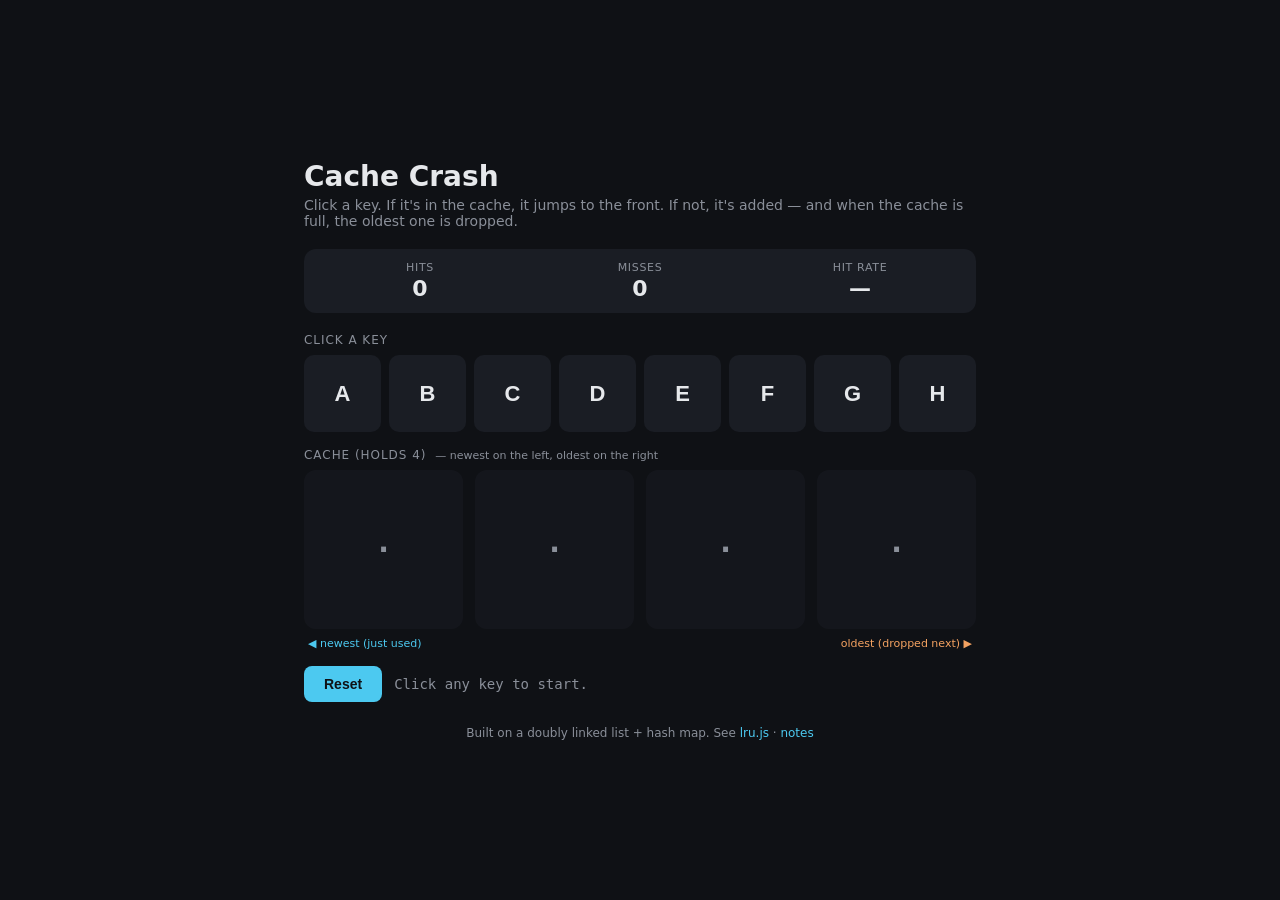
<file: weeks/week02/homework/a-linked-list-game/index.html>
<!DOCTYPE html>
<html lang="en">
<head>
  <meta charset="UTF-8">
  <meta name="viewport" content="width=device-width, initial-scale=1.0">
  <title>Cache Crash — LRU Sandbox</title>
  <link rel="stylesheet" href="style.css">
</head>
<body>
  <div class="app">
    <h1>Cache Crash</h1>
    <p class="subtitle">Click a key. If it's in the cache, it jumps to the front. If not, it's added — and when the cache is full, the oldest one is dropped.</p>

    <div class="hud">
      <div><span class="label">Hits</span><span class="value" id="hits">0</span></div>
      <div><span class="label">Misses</span><span class="value" id="misses">0</span></div>
      <div><span class="label">Hit rate</span><span class="value" id="rate">—</span></div>
    </div>

    <div class="section-label">Click a key</div>
    <div class="keys" id="keys"></div>

    <div class="section-label">Cache (holds 4) <span class="muted">— newest on the left, oldest on the right</span></div>
    <div class="slots" id="slots"></div>
    <div class="legend">
      <span class="mru-tag">◀ newest (just used)</span>
      <span class="lru-tag">oldest (dropped next) ▶</span>
    </div>

    <div class="controls">
      <button id="reset-btn">Reset</button>
      <span id="message">Click any key to start.</span>
    </div>

    <footer>
      Built on a doubly linked list + hash map. See
      <a href="./lru.js">lru.js</a> ·
      <a href="./README.md">notes</a>
    </footer>
  </div>

  <script type="module" src="./game.js"></script>
</body>
</html>
</file>
<file: weeks/week02/homework/a-linked-list-game/style.css>
:root {
  --bg: #0f1115;
  --panel: #1a1d24;
  --accent: #4cc9f0;
  --hit: #80ed99;
  --miss: #ff6b6b;
  --mru: #4cc9f0;
  --lru: #f4a261;
  --text: #e6e8eb;
  --muted: #8a8f99;
}

* { box-sizing: border-box; }

body {
  margin: 0;
  min-height: 100vh;
  font-family: ui-sans-serif, system-ui, -apple-system, "Segoe UI", Roboto, sans-serif;
  background: var(--bg);
  color: var(--text);
  display: flex;
  align-items: center;
  justify-content: center;
}

.app {
  width: min(720px, 92vw);
  padding: 24px;
}

h1 {
  margin: 0 0 4px 0;
  font-size: 28px;
}

.subtitle {
  color: var(--muted);
  margin: 0 0 20px 0;
  font-size: 14px;
}

.subtitle code {
  background: var(--panel);
  padding: 1px 6px;
  border-radius: 4px;
  color: var(--accent);
  font-size: 13px;
}

.hud {
  display: grid;
  grid-template-columns: repeat(3, 1fr);
  gap: 12px;
  margin-bottom: 20px;
  background: var(--panel);
  padding: 12px;
  border-radius: 12px;
}

.hud > div {
  text-align: center;
}

.hud .label {
  display: block;
  font-size: 11px;
  text-transform: uppercase;
  letter-spacing: 0.06em;
  color: var(--muted);
  margin-bottom: 2px;
}

.hud .value {
  font-size: 22px;
  font-weight: 600;
}

.section-label {
  font-size: 12px;
  text-transform: uppercase;
  letter-spacing: 0.08em;
  color: var(--muted);
  margin: 16px 0 8px 0;
}

.section-label .muted {
  text-transform: none;
  letter-spacing: 0;
  font-size: 11px;
  margin-left: 4px;
}

.keys {
  display: grid;
  grid-template-columns: repeat(8, 1fr);
  gap: 8px;
  margin-bottom: 16px;
}

.key {
  aspect-ratio: 1;
  font-size: 22px;
  font-weight: 600;
  background: var(--panel);
  border: 2px solid transparent;
  border-radius: 10px;
  color: var(--text);
  cursor: pointer;
  transition: transform 0.1s, border-color 0.2s, background 0.2s;
}

.key:hover {
  transform: translateY(-2px);
  border-color: var(--accent);
}

.key.cached {
  background: rgba(76, 201, 240, 0.12);
  border-color: rgba(76, 201, 240, 0.4);
}

.slots {
  display: grid;
  grid-template-columns: repeat(4, 1fr);
  gap: 12px;
  margin-bottom: 8px;
}

.slot {
  aspect-ratio: 1;
  font-size: 36px;
  font-weight: 600;
  background: var(--panel);
  border: 2px solid transparent;
  border-radius: 12px;
  display: flex;
  align-items: center;
  justify-content: center;
  transition: border-color 0.2s, background 0.2s;
}

.slot.empty {
  color: var(--muted);
  font-size: 28px;
  background: rgba(26, 29, 36, 0.5);
}

.slot.mru { border-color: var(--mru); box-shadow: 0 0 12px rgba(76, 201, 240, 0.25); }
.slot.lru { border-color: var(--lru); box-shadow: 0 0 12px rgba(244, 162, 97, 0.25); }

.hit-flash { animation: pop-hit 0.35s ease; }
.miss-flash { animation: pop-miss 0.35s ease; }

@keyframes pop-hit {
  0% { transform: scale(1); }
  50% { transform: scale(1.15); filter: drop-shadow(0 0 12px var(--hit)); }
  100% { transform: scale(1); }
}

@keyframes pop-miss {
  0% { transform: scale(1); }
  50% { transform: scale(1.15); filter: drop-shadow(0 0 12px var(--miss)); }
  100% { transform: scale(1); }
}

.legend {
  display: flex;
  justify-content: space-between;
  font-size: 11px;
  color: var(--muted);
  margin-bottom: 16px;
  padding: 0 4px;
}

.legend .mru-tag { color: var(--mru); }
.legend .lru-tag { color: var(--lru); }

.controls {
  display: flex;
  gap: 12px;
  align-items: center;
}

#reset-btn {
  flex: 0 0 auto;
  padding: 10px 20px;
  font-size: 14px;
  background: var(--accent);
  color: var(--bg);
  border: none;
  border-radius: 8px;
  cursor: pointer;
  font-weight: 600;
}

#reset-btn:hover { filter: brightness(1.1); }

#message {
  flex: 1;
  font-size: 14px;
  color: var(--muted);
  font-family: ui-monospace, SFMono-Regular, Menlo, monospace;
}

footer {
  margin-top: 24px;
  font-size: 12px;
  color: var(--muted);
  text-align: center;
}

footer a { color: var(--accent); text-decoration: none; }
</file>
